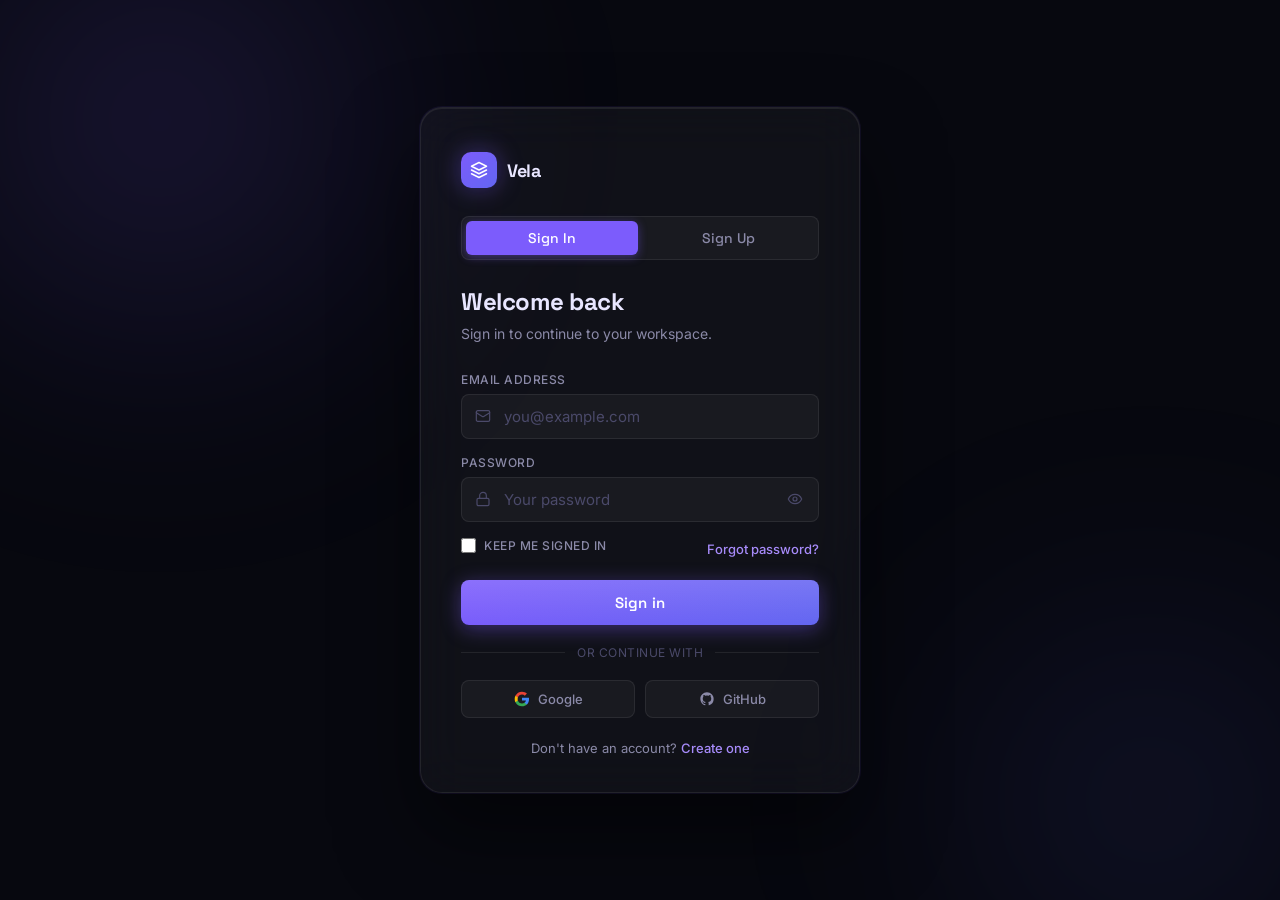
<file: index.html>
<!DOCTYPE html>
<html lang="en">
<head>
  <meta charset="UTF-8" />
  <meta name="viewport" content="width=device-width, initial-scale=1.0" />
  <title>Vela — Auth</title>
  <link rel="stylesheet" href="style.css" />
</head>
<body>

<div class="page">
  <div class="card">

    <!-- Logo -->
    <div class="logo">
      <div class="logo-mark">
        <svg viewBox="0 0 24 24" fill="none" stroke="#fff" stroke-width="2" stroke-linecap="round" stroke-linejoin="round">
          <path d="M12 2L2 7l10 5 10-5-10-5z"/>
          <path d="M2 17l10 5 10-5"/>
          <path d="M2 12l10 5 10-5"/>
        </svg>
      </div>
      <span class="logo-text">Vela</span>
    </div>

    <!-- Tab switcher -->
    <div class="tabs">
      <button class="tab active" id="tab-login"  onclick="showView('login')">Sign In</button>
      <button class="tab"        id="tab-signup" onclick="showView('signup')">Sign Up</button>
    </div>

    <!-- ── LOGIN VIEW ── -->
    <div id="view-login" class="view">
      <h1 class="card-title">Welcome back</h1>
      <p  class="card-sub">Sign in to continue to your workspace.</p>

      <form id="loginForm" novalidate>

        <div class="form-group" id="l-grp-email">
          <label for="l-email">Email address</label>
          <div class="input-wrap">
            <input type="email" id="l-email" placeholder="you@example.com" autocomplete="email" />
            <svg class="input-icon" viewBox="0 0 24 24" fill="none" stroke="currentColor" stroke-width="1.8" stroke-linecap="round" stroke-linejoin="round">
              <rect x="2" y="4" width="20" height="16" rx="2"/>
              <path d="m22 7-8.97 5.7a1.94 1.94 0 0 1-2.06 0L2 7"/>
            </svg>
          </div>
          <p class="hint">&#9888; Please enter a valid email.</p>
        </div>

        <div class="form-group" id="l-grp-password">
          <label for="l-password">Password</label>
          <div class="input-wrap">
            <input type="password" id="l-password" placeholder="Your password" autocomplete="current-password" />
            <svg class="input-icon" viewBox="0 0 24 24" fill="none" stroke="currentColor" stroke-width="1.8" stroke-linecap="round" stroke-linejoin="round">
              <rect x="3" y="11" width="18" height="11" rx="2"/>
              <path d="M7 11V7a5 5 0 0 1 10 0v4"/>
            </svg>
            <button type="button" class="toggle-pw" data-target="l-password" aria-label="Show password">
              <svg viewBox="0 0 24 24" width="16" height="16" fill="none" stroke="currentColor" stroke-width="1.8" stroke-linecap="round" stroke-linejoin="round">
                <path d="M2 12s3-7 10-7 10 7 10 7-3 7-10 7-10-7-10-7z"/><circle cx="12" cy="12" r="3"/>
              </svg>
            </button>
          </div>
          <p class="hint">&#9888; Password is required.</p>
        </div>

        <div class="options-row">
          <label class="remember"><input type="checkbox" /> Keep me signed in</label>
          <a href="#" class="forgot">Forgot password?</a>
        </div>

        <button type="submit" class="btn-primary" id="loginBtn">
          <span class="btn-text">Sign in</span>
          <span class="spinner"></span>
        </button>
      </form>

      <div class="divider">OR CONTINUE WITH</div>
      <div class="oauth-row">
        <a href="#" class="btn-oauth">
          <svg viewBox="0 0 24 24" width="16" height="16">
            <path d="M22.56 12.25c0-.78-.07-1.53-.2-2.25H12v4.26h5.92c-.26 1.37-1.04 2.53-2.21 3.31v2.77h3.57c2.08-1.92 3.28-4.74 3.28-8.09z" fill="#4285F4"/>
            <path d="M12 23c2.97 0 5.46-.98 7.28-2.66l-3.57-2.77c-.98.66-2.23 1.06-3.71 1.06-2.86 0-5.29-1.93-6.16-4.53H2.18v2.84C3.99 20.53 7.7 23 12 23z" fill="#34A853"/>
            <path d="M5.84 14.09c-.22-.66-.35-1.36-.35-2.09s.13-1.43.35-2.09V7.07H2.18C1.43 8.55 1 10.22 1 12s.43 3.45 1.18 4.93l2.85-2.22.81-.62z" fill="#FBBC05"/>
            <path d="M12 5.38c1.62 0 3.06.56 4.21 1.64l3.15-3.15C17.45 2.09 14.97 1 12 1 7.7 1 3.99 3.47 2.18 7.07l3.66 2.84c.87-2.6 3.3-4.53 6.16-4.53z" fill="#EA4335"/>
          </svg>
          Google
        </a>
        <a href="#" class="btn-oauth">
          <svg viewBox="0 0 24 24" width="16" height="16" fill="currentColor">
            <path d="M12 2C6.477 2 2 6.484 2 12.017c0 4.425 2.865 8.18 6.839 9.504.5.092.682-.217.682-.483 0-.237-.008-.868-.013-1.703-2.782.605-3.369-1.343-3.369-1.343-.454-1.158-1.11-1.466-1.11-1.466-.908-.62.069-.608.069-.608 1.003.07 1.531 1.032 1.531 1.032.892 1.53 2.341 1.088 2.91.832.092-.647.35-1.088.636-1.338-2.22-.253-4.555-1.113-4.555-4.951 0-1.093.39-1.988 1.029-2.688-.103-.253-.446-1.272.098-2.65 0 0 .84-.27 2.75 1.026A9.564 9.564 0 0 1 12 6.844a9.59 9.59 0 0 1 2.504.337c1.909-1.296 2.747-1.027 2.747-1.027.546 1.379.202 2.398.1 2.651.64.7 1.028 1.595 1.028 2.688 0 3.848-2.339 4.695-4.566 4.943.359.309.678.92.678 1.855 0 1.338-.012 2.419-.012 2.747 0 .268.18.58.688.482A10.02 10.02 0 0 0 22 12.017C22 6.484 17.522 2 12 2z"/>
          </svg>
          GitHub
        </a>
      </div>

      <p class="card-footer">Don't have an account? <a href="#" onclick="showView('signup');return false;">Create one</a></p>
    </div>

    <!-- ── SIGNUP VIEW ── -->
    <div id="view-signup" class="view hidden">
      <h1 class="card-title">Create your account</h1>
      <p  class="card-sub">Free forever — no credit card needed.</p>

      <form id="signupForm" novalidate>

        <div class="form-group" id="s-grp-name">
          <label for="s-name">Full name</label>
          <div class="input-wrap">
            <input type="text" id="s-name" placeholder="Jane Smith" autocomplete="name" />
            <svg class="input-icon" viewBox="0 0 24 24" fill="none" stroke="currentColor" stroke-width="1.8" stroke-linecap="round" stroke-linejoin="round">
              <circle cx="12" cy="8" r="4"/><path d="M4 20c0-4 3.58-7 8-7s8 3 8 7"/>
            </svg>
          </div>
          <p class="hint">&#9888; Please enter your name.</p>
        </div>

        <div class="form-group" id="s-grp-email">
          <label for="s-email">Email address</label>
          <div class="input-wrap">
            <input type="email" id="s-email" placeholder="you@example.com" autocomplete="email" />
            <svg class="input-icon" viewBox="0 0 24 24" fill="none" stroke="currentColor" stroke-width="1.8" stroke-linecap="round" stroke-linejoin="round">
              <rect x="2" y="4" width="20" height="16" rx="2"/>
              <path d="m22 7-8.97 5.7a1.94 1.94 0 0 1-2.06 0L2 7"/>
            </svg>
          </div>
          <p class="hint">&#9888; Please enter a valid email.</p>
        </div>

        <div class="form-group" id="s-grp-password">
          <label for="s-password">Password</label>
          <div class="input-wrap">
            <input type="password" id="s-password" placeholder="At least 8 characters" autocomplete="new-password" />
            <svg class="input-icon" viewBox="0 0 24 24" fill="none" stroke="currentColor" stroke-width="1.8" stroke-linecap="round" stroke-linejoin="round">
              <rect x="3" y="11" width="18" height="11" rx="2"/>
              <path d="M7 11V7a5 5 0 0 1 10 0v4"/>
            </svg>
            <button type="button" class="toggle-pw" data-target="s-password" aria-label="Show password">
              <svg viewBox="0 0 24 24" width="16" height="16" fill="none" stroke="currentColor" stroke-width="1.8" stroke-linecap="round" stroke-linejoin="round">
                <path d="M2 12s3-7 10-7 10 7 10 7-3 7-10 7-10-7-10-7z"/><circle cx="12" cy="12" r="3"/>
              </svg>
            </button>
          </div>
          <div class="strength-bar" id="strengthBar"><span></span><span></span><span></span><span></span></div>
          <p class="strength-label" id="strengthLabel"></p>
          <p class="hint">&#9888; Password must be at least 8 characters.</p>
        </div>

        <div class="form-group" id="s-grp-confirm">
          <label for="s-confirm">Confirm password</label>
          <div class="input-wrap">
            <input type="password" id="s-confirm" placeholder="Repeat your password" autocomplete="new-password" />
            <svg class="input-icon" viewBox="0 0 24 24" fill="none" stroke="currentColor" stroke-width="1.8" stroke-linecap="round" stroke-linejoin="round">
              <path d="M12 22s8-4 8-10V5l-8-3-8 3v7c0 6 8 10 8 10z"/>
            </svg>
          </div>
          <p class="hint">&#9888; Passwords don't match.</p>
        </div>

        <div class="terms-row">
          <input type="checkbox" id="s-terms" />
          <label for="s-terms">I agree to the <a href="#">Terms of Service</a> and <a href="#">Privacy Policy</a></label>
        </div>

        <button type="submit" class="btn-primary" id="signupBtn">
          <span class="btn-text">Create account</span>
          <span class="spinner"></span>
        </button>
      </form>

      <div class="divider">OR SIGN UP WITH</div>
      <div class="oauth-row">
        <a href="#" class="btn-oauth">
          <svg viewBox="0 0 24 24" width="16" height="16">
            <path d="M22.56 12.25c0-.78-.07-1.53-.2-2.25H12v4.26h5.92c-.26 1.37-1.04 2.53-2.21 3.31v2.77h3.57c2.08-1.92 3.28-4.74 3.28-8.09z" fill="#4285F4"/>
            <path d="M12 23c2.97 0 5.46-.98 7.28-2.66l-3.57-2.77c-.98.66-2.23 1.06-3.71 1.06-2.86 0-5.29-1.93-6.16-4.53H2.18v2.84C3.99 20.53 7.7 23 12 23z" fill="#34A853"/>
            <path d="M5.84 14.09c-.22-.66-.35-1.36-.35-2.09s.13-1.43.35-2.09V7.07H2.18C1.43 8.55 1 10.22 1 12s.43 3.45 1.18 4.93l2.85-2.22.81-.62z" fill="#FBBC05"/>
            <path d="M12 5.38c1.62 0 3.06.56 4.21 1.64l3.15-3.15C17.45 2.09 14.97 1 12 1 7.7 1 3.99 3.47 2.18 7.07l3.66 2.84c.87-2.6 3.3-4.53 6.16-4.53z" fill="#EA4335"/>
          </svg>
          Google
        </a>
        <a href="#" class="btn-oauth">
          <svg viewBox="0 0 24 24" width="16" height="16" fill="currentColor">
            <path d="M12 2C6.477 2 2 6.484 2 12.017c0 4.425 2.865 8.18 6.839 9.504.5.092.682-.217.682-.483 0-.237-.008-.868-.013-1.703-2.782.605-3.369-1.343-3.369-1.343-.454-1.158-1.11-1.466-1.11-1.466-.908-.62.069-.608.069-.608 1.003.07 1.531 1.032 1.531 1.032.892 1.53 2.341 1.088 2.91.832.092-.647.35-1.088.636-1.338-2.22-.253-4.555-1.113-4.555-4.951 0-1.093.39-1.988 1.029-2.688-.103-.253-.446-1.272.098-2.65 0 0 .84-.27 2.75 1.026A9.564 9.564 0 0 1 12 6.844a9.59 9.59 0 0 1 2.504.337c1.909-1.296 2.747-1.027 2.747-1.027.546 1.379.202 2.398.1 2.651.64.7 1.028 1.595 1.028 2.688 0 3.848-2.339 4.695-4.566 4.943.359.309.678.92.678 1.855 0 1.338-.012 2.419-.012 2.747 0 .268.18.58.688.482A10.02 10.02 0 0 0 22 12.017C22 6.484 17.522 2 12 2z"/>
          </svg>
          GitHub
        </a>
      </div>

      <p class="card-footer">Already have an account? <a href="#" onclick="showView('login');return false;">Sign in</a></p>
    </div>

  </div>
</div>

<!-- Toast -->
<div class="toast" id="toast">
  <svg class="toast-icon" viewBox="0 0 24 24" width="16" height="16" fill="none" stroke="currentColor" stroke-width="2" stroke-linecap="round" stroke-linejoin="round">
    <polyline points="20 6 9 17 4 12"/>
  </svg>
  <span id="toast-msg"></span>
</div>

<script src="script.js"></script>
</body>
</html>
</file>
<file: style.css>
@import url('https://fonts.googleapis.com/css2?family=Space+Grotesk:wght@400;500;600;700&family=Inter:wght@300;400;500&display=swap');

:root {
  --bg:        #07080f;
  --glass:     rgba(255,255,255,0.04);
  --border:    rgba(255,255,255,0.08);
  --accent:    #7c5cfc;
  --accent-hi: #a78bfa;
  --accent-lo: rgba(124,92,252,0.18);
  --success:   #34d399;
  --error:     #f87171;
  --text-1:    #e8e6ff;
  --text-2:    #8b8aa8;
  --text-3:    #4b4a6a;
  --radius-sm: 8px;
  --radius:    14px;
  --radius-lg: 22px;
  --ease-snap: cubic-bezier(0.34,1.56,0.64,1);
  --ease-out:  cubic-bezier(0.16,1,0.3,1);
}

*,*::before,*::after{box-sizing:border-box;margin:0;padding:0}

html,body{
  height:100%;
  font-family:'Inter',system-ui,sans-serif;
  background:var(--bg);
  color:var(--text-1);
  -webkit-font-smoothing:antialiased;
}

body::before,body::after{
  content:'';position:fixed;border-radius:50%;
  filter:blur(120px);pointer-events:none;z-index:0;
}
body::before{
  width:600px;height:600px;
  background:radial-gradient(circle,rgba(124,92,252,.22) 0%,transparent 70%);
  top:-180px;left:-140px;
}
body::after{
  width:500px;height:500px;
  background:radial-gradient(circle,rgba(99,102,241,.16) 0%,transparent 70%);
  bottom:-150px;right:-120px;
}

.page{
  min-height:100vh;display:flex;
  align-items:center;justify-content:center;
  padding:24px;position:relative;z-index:1;
}

.card{
  width:100%;max-width:440px;
  background:var(--glass);
  border:1px solid var(--border);
  border-radius:var(--radius-lg);
  padding:44px 40px 36px;
  backdrop-filter:blur(24px);-webkit-backdrop-filter:blur(24px);
  box-shadow:0 0 0 1px rgba(124,92,252,.08),0 40px 80px rgba(0,0,0,.5),inset 0 1px 0 rgba(255,255,255,.07);
  animation:rise .55s var(--ease-out) both;
}
@keyframes rise{from{opacity:0;transform:translateY(28px) scale(.97)}to{opacity:1;transform:none}}

/* Logo */
.logo{display:flex;align-items:center;gap:10px;margin-bottom:28px}
.logo-mark{
  width:36px;height:36px;
  background:linear-gradient(135deg,var(--accent),#6366f1);
  border-radius:10px;display:grid;place-items:center;
  box-shadow:0 0 24px rgba(124,92,252,.4);
}
.logo-mark svg{width:18px;height:18px}
.logo-text{
  font-family:'Space Grotesk',sans-serif;
  font-weight:700;font-size:18px;letter-spacing:-.3px;
}

/* Tabs */
.tabs{
  display:flex;gap:4px;
  background:rgba(255,255,255,.04);
  border:1px solid var(--border);
  border-radius:var(--radius-sm);
  padding:4px;margin-bottom:28px;
}
.tab{
  flex:1;padding:8px 0;
  background:none;border:none;
  border-radius:6px;
  font-family:'Space Grotesk',sans-serif;
  font-size:14px;font-weight:500;
  color:var(--text-2);cursor:pointer;
  transition:background .2s,color .2s;
}
.tab.active{
  background:var(--accent);
  color:#fff;
  box-shadow:0 2px 10px rgba(124,92,252,.4);
}

/* View */
.view{animation:rise .35s var(--ease-out) both}
.hidden{display:none}

/* Headings */
.card-title{
  font-family:'Space Grotesk',sans-serif;
  font-weight:700;font-size:24px;letter-spacing:-.5px;
  line-height:1.2;margin-bottom:6px;
}
.card-sub{font-size:14px;color:var(--text-2);line-height:1.5;margin-bottom:28px}

/* Form groups */
.form-group{margin-bottom:16px;position:relative}
label{
  display:block;font-size:12px;font-weight:500;
  letter-spacing:.5px;text-transform:uppercase;
  color:var(--text-2);margin-bottom:7px;
}
.input-wrap{position:relative}
.input-icon{
  position:absolute;left:14px;top:50%;transform:translateY(-50%);
  width:16px;height:16px;color:var(--text-3);pointer-events:none;
  transition:color .2s;
}
input[type="text"],
input[type="email"],
input[type="password"]{
  width:100%;padding:12px 14px 12px 42px;
  background:rgba(255,255,255,.04);
  border:1px solid var(--border);
  border-radius:var(--radius-sm);
  color:var(--text-1);
  font-family:'Inter',sans-serif;font-size:15px;
  outline:none;
  transition:border-color .2s,box-shadow .2s,background .2s;
}
input::placeholder{color:var(--text-3)}
input:focus{
  border-color:var(--accent);
  background:var(--accent-lo);
  box-shadow:0 0 0 3px rgba(124,92,252,.2);
}
.input-wrap:focus-within .input-icon{color:var(--accent-hi)}

/* Validation states */
.form-group.error input{border-color:var(--error);box-shadow:0 0 0 3px rgba(248,113,113,.15)}
.form-group.valid input{border-color:var(--success);box-shadow:0 0 0 3px rgba(52,211,153,.12)}
.hint{
  margin-top:5px;font-size:12px;color:var(--error);
  display:none;align-items:center;gap:4px;
  animation:slideDown .2s var(--ease-out);
}
.form-group.error .hint{display:flex}
@keyframes slideDown{from{opacity:0;transform:translateY(-4px)}to{opacity:1;transform:none}}

/* Password toggle */
.toggle-pw{
  position:absolute;right:12px;top:50%;transform:translateY(-50%);
  background:none;border:none;cursor:pointer;
  color:var(--text-3);padding:4px;display:flex;
  transition:color .2s;
}
.toggle-pw:hover{color:var(--text-2)}

/* Options row */
.options-row{
  display:flex;align-items:center;justify-content:space-between;
  margin-bottom:20px;font-size:13px;
}
.remember{display:flex;align-items:center;gap:8px;cursor:pointer;color:var(--text-2);user-select:none}
.remember input[type="checkbox"]{width:15px;height:15px;padding:0;accent-color:var(--accent)}
.forgot{color:var(--accent-hi);text-decoration:none;font-weight:500;transition:color .15s}
.forgot:hover{color:#fff}

/* Primary button */
.btn-primary{
  width:100%;padding:13px;
  background:linear-gradient(135deg,var(--accent) 0%,#6366f1 100%);
  border:none;border-radius:var(--radius-sm);
  color:#fff;font-family:'Space Grotesk',sans-serif;
  font-size:15px;font-weight:600;letter-spacing:.2px;
  cursor:pointer;position:relative;overflow:hidden;
  transition:opacity .2s,transform .15s var(--ease-snap),box-shadow .2s;
  box-shadow:0 4px 20px rgba(124,92,252,.4);
}
.btn-primary::after{
  content:'';position:absolute;inset:0;
  background:linear-gradient(to bottom,rgba(255,255,255,.12),transparent);
  pointer-events:none;
}
.btn-primary:hover{opacity:.92;transform:translateY(-1px);box-shadow:0 8px 28px rgba(124,92,252,.5)}
.btn-primary:active{transform:translateY(1px);box-shadow:0 2px 10px rgba(124,92,252,.3)}
.btn-primary.loading{pointer-events:none;opacity:.7}
.btn-primary.loading .btn-text{opacity:0}
.btn-primary.loading .spinner{display:block}

.spinner{
  display:none;position:absolute;inset:0;margin:auto;
  width:20px;height:20px;
  border:2px solid rgba(255,255,255,.3);
  border-top-color:#fff;border-radius:50%;
  animation:spin .6s linear infinite;
}
@keyframes spin{to{transform:rotate(360deg)}}

/* Divider */
.divider{
  display:flex;align-items:center;gap:12px;
  margin:20px 0;color:var(--text-3);font-size:12px;letter-spacing:.5px;
}
.divider::before,.divider::after{content:'';flex:1;height:1px;background:var(--border)}

/* OAuth */
.oauth-row{display:grid;grid-template-columns:1fr 1fr;gap:10px;margin-bottom:4px}
.btn-oauth{
  display:flex;align-items:center;justify-content:center;gap:8px;
  padding:10px 14px;
  background:rgba(255,255,255,.04);
  border:1px solid var(--border);
  border-radius:var(--radius-sm);
  color:var(--text-2);font-family:'Inter',sans-serif;
  font-size:13px;font-weight:500;cursor:pointer;
  transition:background .2s,border-color .2s,color .2s;
  text-decoration:none;
}
.btn-oauth:hover{background:rgba(255,255,255,.08);border-color:rgba(255,255,255,.15);color:var(--text-1)}

/* Footer */
.card-footer{text-align:center;margin-top:22px;font-size:13px;color:var(--text-2)}
.card-footer a{color:var(--accent-hi);font-weight:500;text-decoration:none;transition:color .15s}
.card-footer a:hover{color:#fff}

/* Strength meter */
.strength-bar{display:flex;gap:4px;margin-top:8px}
.strength-bar span{flex:1;height:3px;border-radius:99px;background:var(--border);transition:background .3s}
.strength-label{font-size:11px;margin-top:4px;color:var(--text-3);transition:color .3s}
.strength-1 span:nth-child(1){background:var(--error)}
.strength-2 span:nth-child(-n+2){background:#fb923c}
.strength-3 span:nth-child(-n+3){background:#facc15}
.strength-4 span{background:var(--success)}

/* Terms */
.terms-row{
  display:flex;align-items:flex-start;gap:10px;
  font-size:13px;color:var(--text-2);margin-bottom:18px;line-height:1.5;
}
.terms-row input[type="checkbox"]{width:15px;height:15px;padding:0;margin-top:2px;flex-shrink:0;accent-color:var(--accent)}
.terms-row label{margin:0;text-transform:none;font-size:13px;letter-spacing:0;color:var(--text-2)}
.terms-row a{color:var(--accent-hi);text-decoration:none}

/* Toast */
.toast{
  position:fixed;bottom:28px;left:50%;
  transform:translateX(-50%) translateY(80px);
  background:#1a1d2e;border:1px solid var(--border);
  border-radius:var(--radius);padding:12px 20px;
  font-size:14px;color:var(--text-1);
  display:flex;align-items:center;gap:10px;
  box-shadow:0 20px 50px rgba(0,0,0,.5);
  z-index:999;transition:transform .4s var(--ease-out),opacity .4s;
  opacity:0;white-space:nowrap;
}
.toast.show{transform:translateX(-50%) translateY(0);opacity:1}
.toast.success .toast-icon{color:var(--success)}
.toast.error   .toast-icon{color:var(--error)}

/* Responsive */
@media(max-width:480px){
  .card{padding:32px 20px 24px;border-radius:var(--radius)}
  .card-title{font-size:21px}
  .oauth-row{grid-template-columns:1fr}
}
@media(prefers-reduced-motion:reduce){
  *,*::before,*::after{animation-duration:.01ms !important;transition-duration:.01ms !important}
}
</file>
